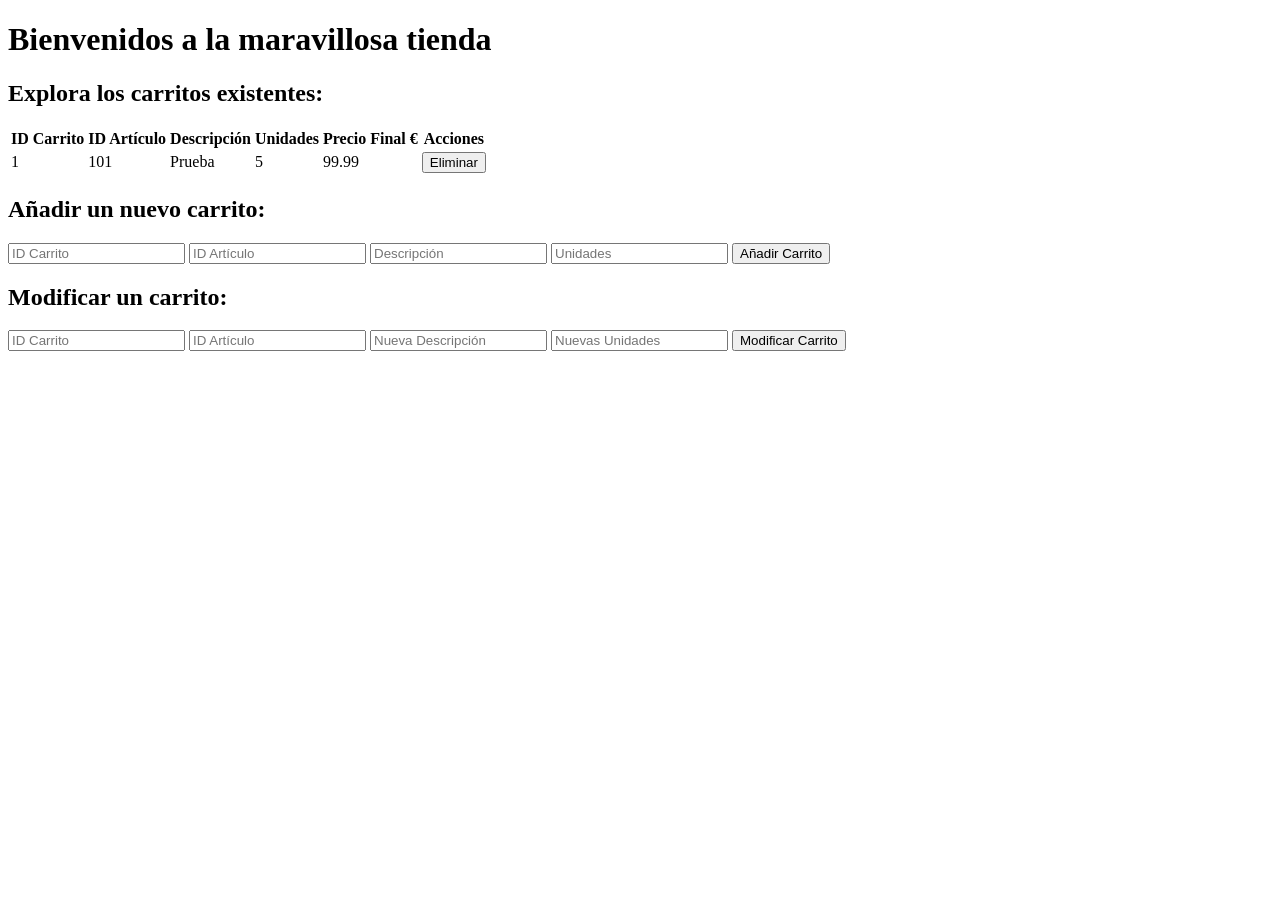
<file: src/main/resources/templates/index.html>
<!DOCTYPE html>
<html lang="en" xmlns:th="http://www.thymeleaf.org">
<head>
    <meta charset="UTF-8">
    <title>Índice de la tienda</title>
</head>
<body>
    <h1>Bienvenidos a la maravillosa tienda</h1>
    <h2>Explora los carritos existentes:</h2>
    <table>
        <tr>
            <th>ID Carrito</th>
            <th>ID Artículo</th>
            <th>Descripción</th>
            <th>Unidades</th>
            <th>Precio Final €</th>
            <th>Acciones</th>
        </tr>
        <tr th:each="carrito : ${carritos}">
            <td th:text="${carrito.idCarrito}">1</td>
            <td th:text="${carrito.idArticulo}">101</td>
            <td th:text="${carrito.descripcion}">Prueba</td>
            <td th:text="${carrito.unidades}">5</td>
            <td th:text="${carrito.precioFinal}">99.99</td>
            <td><button th:onclick="'eliminarCarrito(' + ${carrito.idCarrito} + ')'">Eliminar</button></td>
        </tr>
    </table>

    <h2>Añadir un nuevo carrito:</h2>
    <input type="number" id="idCarrito" placeholder="ID Carrito">
    <input type="number" id="idArticulo" placeholder="ID Artículo">
    <input type="text" id="descripcion" placeholder="Descripción">
    <input type="number" id="unidades" placeholder="Unidades">
    <button id="añadirButton">Añadir Carrito</button>

    <h2>Modificar un carrito:</h2>
    <input type="number" id="modificarIdCarrito" placeholder="ID Carrito">
    <input type="number" id="modificarIdArticulo" placeholder="ID Artículo">
    <input type="text" id="modificarDescripcion" placeholder="Nueva Descripción">
    <input type="number" id="modificarUnidades" placeholder="Nuevas Unidades">
    <button id="modificarButton">Modificar Carrito</button>

    <script th:src="@{/js/index.js}"></script>
</body>
</html>
</file>
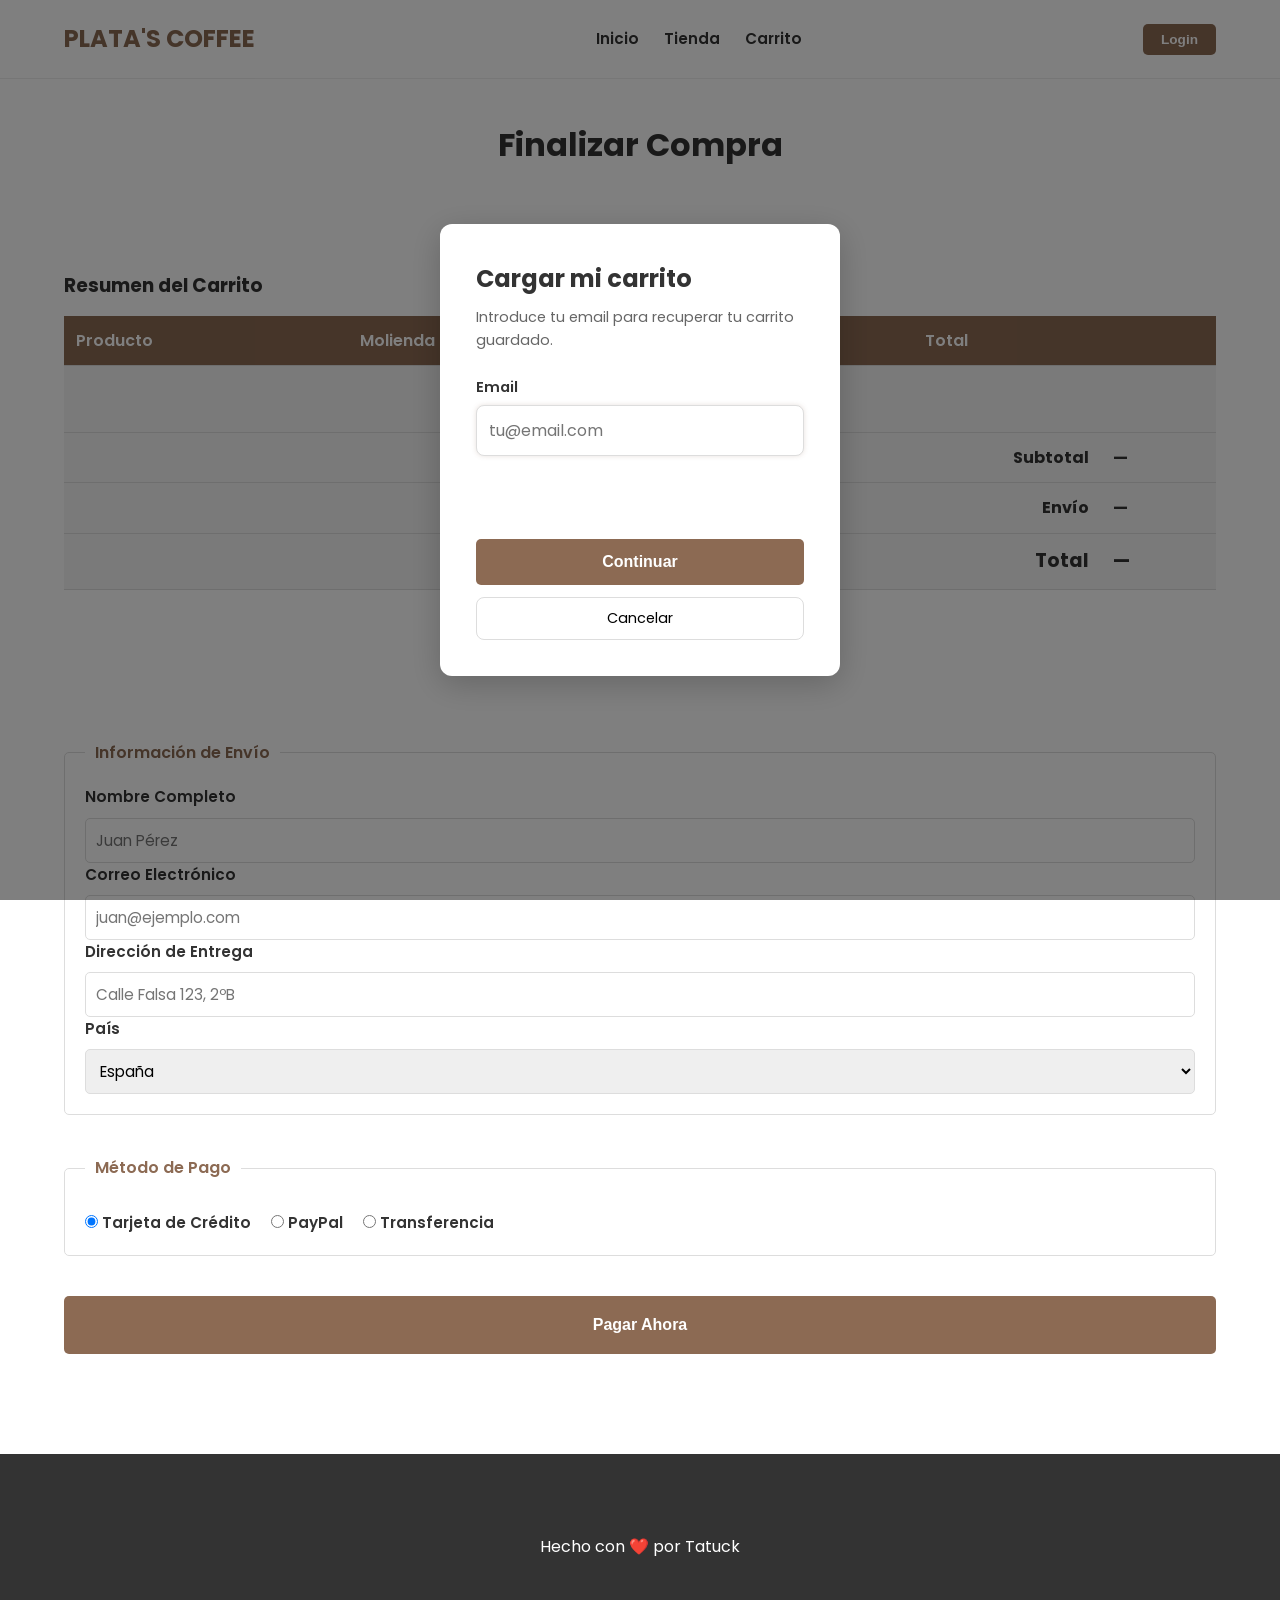
<file: src/main/resources/static/carrito.html>
<!DOCTYPE html>
<html lang="es">
<head>
    <meta charset="UTF-8">
    <meta name="viewport" content="width=device-width, initial-scale=1.0">
    <title>Finalizar Compra | Plata's Coffee</title>
    <link rel="stylesheet" href="./styles.css">
</head>
<body>
    <header>
        <div class="header-content">
            <a href="index.html" class="logo">PLATA'S COFFEE</a>
            <nav>
                <ul>
                    <li><a href="index.html">Inicio</a></li>
                    <li><a href="productos.html">Tienda</a></li>
                    <li><a href="carrito.html">Carrito</a></li>
                </ul>
            </nav>
            <button id="btn-login" class="btn" style="padding:8px 18px;font-size:.85rem;">Login</button>
        </div>
    </header>

    <main class="container">
        <h1 style="text-align: center; margin-bottom: 40px;">Finalizar Compra</h1>

        <section id="seccion-carrito" class="animate-on-scroll">
            <h3>Resumen del Carrito</h3>
            <table>
                <thead>
                    <tr>
                        <th>Producto</th>
                        <th>Molienda</th>
                        <th>Cantidad</th>
                        <th>Total</th>
                        <th></th>
                    </tr>
                </thead>
                <tbody id="lineas-tbody">
                    <tr><td colspan="5" style="text-align:center; padding:20px;">Cargando...</td></tr>
                </tbody>
                <tfoot>
                    <tr>
                        <td colspan="4" style="text-align: right; font-weight: 700;">Subtotal</td>
                        <td style="font-weight: 700;" id="subtotal">—</td>
                    </tr>
                    <tr>
                        <td colspan="4" style="text-align: right; font-weight: 700;">Envío</td>
                        <td style="font-weight: 700;" id="envio">—</td>
                    </tr>
                    <tr>
                        <td colspan="4" style="text-align: right; font-size: 1.2rem; font-weight: 700; color: var(--color-primary);">Total</td>
                        <td style="font-size: 1.2rem; font-weight: 700; color: var(--color-primary);" id="total">—</td>
                    </tr>
                </tfoot>
            </table>
            <div style="text-align: right; margin-top: 12px;">
                <button id="btn-vaciar" class="btn" style="background: #c0392b; display:none;">Vaciar Carrito</button>
            </div>
        </section>

        <section class="animate-on-scroll">
            <form id="form-checkout">
                <fieldset>
                    <legend>Información de Envío</legend>
                    <div class="form-group">
                        <label for="nombre">Nombre Completo</label>
                        <input type="text" id="nombre" name="nombre" placeholder="Juan Pérez" required>
                    </div>
                    <div class="form-group">
                        <label for="email">Correo Electrónico</label>
                        <input type="email" id="email" name="email" placeholder="juan@ejemplo.com" required>
                    </div>
                    <div class="form-group">
                        <label for="direccion">Dirección de Entrega</label>
                        <input type="text" id="direccion" name="direccion" placeholder="Calle Falsa 123, 2ºB" required>
                    </div>
                    <div class="form-group">
                        <label for="pais">País</label>
                        <select id="pais" name="pais" required>
                            <option value="es">España</option>
                            <option value="pt">Portugal</option>
                            <option value="fr">Francia</option>
                            <option value="it">Italia</option>
                        </select>
                    </div>
                </fieldset>

                <fieldset>
                    <legend>Método de Pago</legend>
                    <div class="radio-group">
                        <label>
                            <input type="radio" name="pago" value="tarjeta" checked> Tarjeta de Crédito
                        </label>
                        <label>
                            <input type="radio" name="pago" value="paypal"> PayPal
                        </label>
                        <label>
                            <input type="radio" name="pago" value="transferencia"> Transferencia
                        </label>
                    </div>
                </fieldset>

                <button type="submit" class="btn" style="width: 100%; font-size: 1rem; padding: 20px;">Pagar Ahora</button>
            </form>
        </section>
    </main>

    <footer>
        <div class="container footer-content">
            <p>Hecho con ❤️ por <a href="https://github.com/Tatuck">Tatuck</a></p>
        </div>
    </footer>

    <script src="./js/catalogo.js"></script>
    <script src="./js/carrito.js"></script>
</body>
</html>
</file>
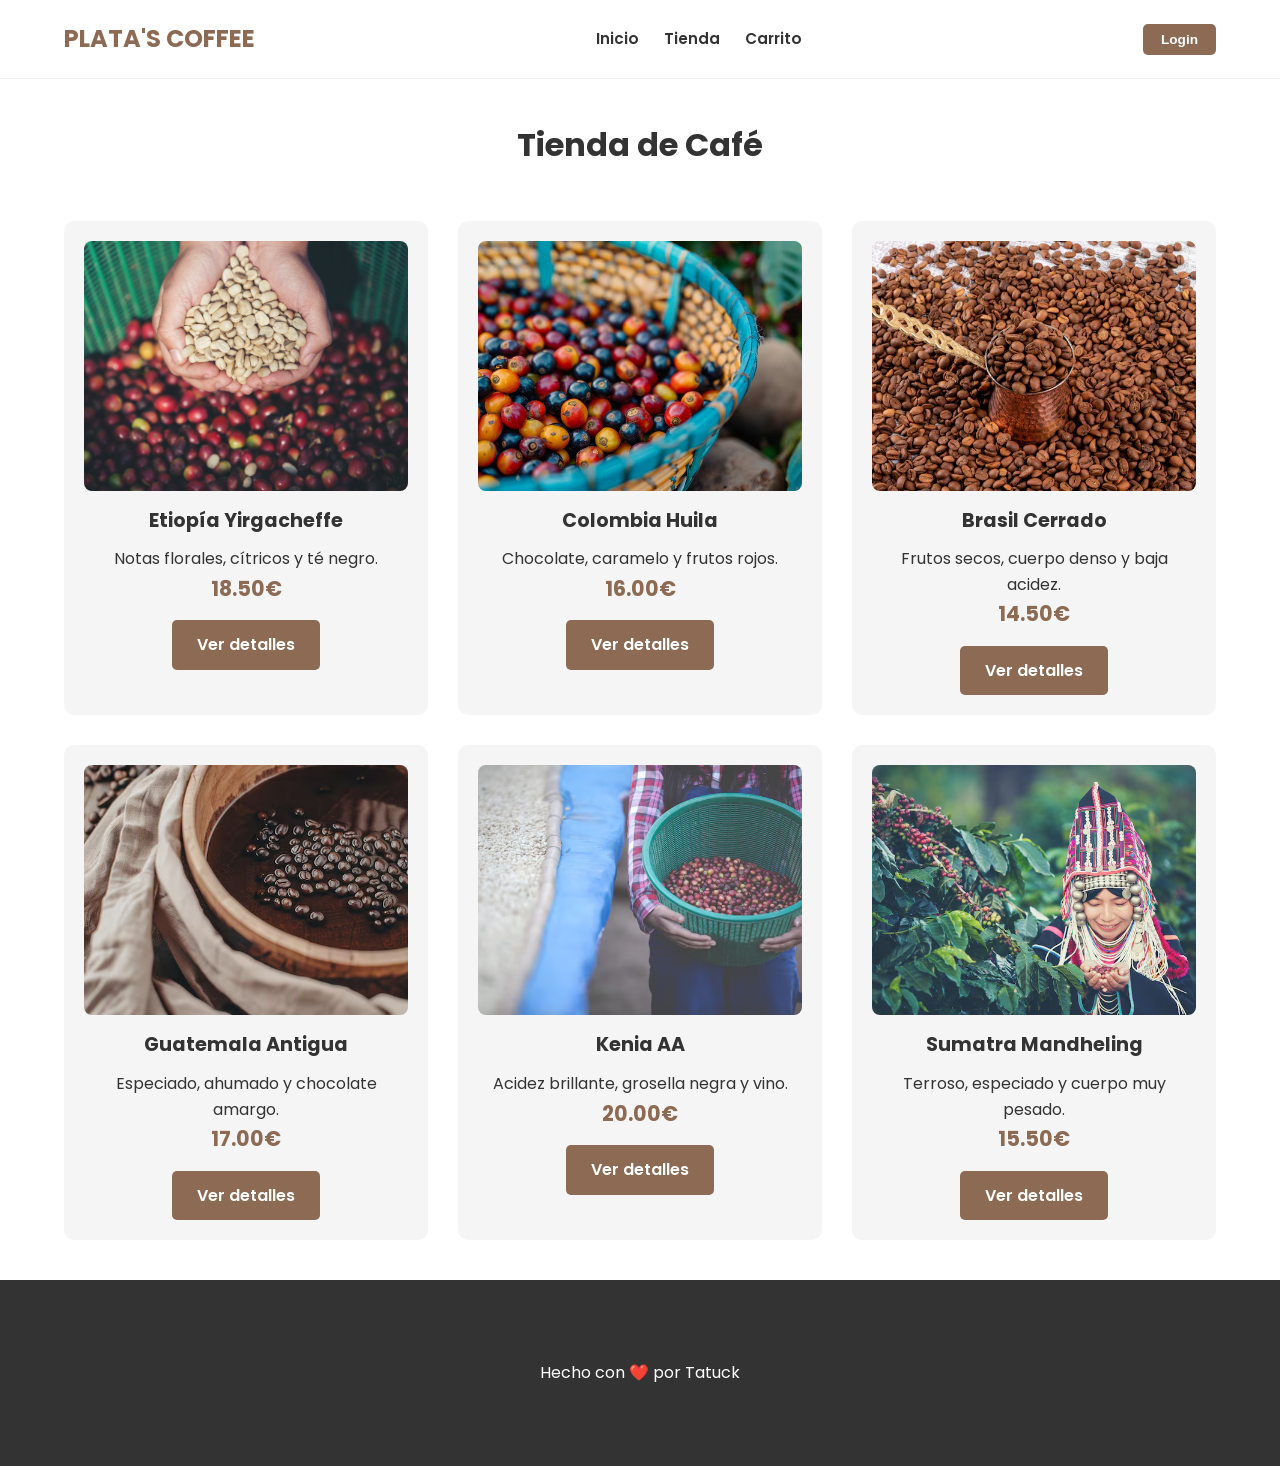
<file: src/main/resources/static/producto-detalle.html>
<!DOCTYPE html>
<html lang="es">
<head>
    <meta charset="UTF-8">
    <meta name="viewport" content="width=device-width, initial-scale=1.0">
    <title>Producto | Plata's Coffee</title>
    <link rel="stylesheet" href="./styles.css">
</head>
<body>
    <header>
        <div class="header-content">
            <a href="index.html" class="logo">PLATA'S COFFEE</a>
            <nav>
                <ul>
                    <li><a href="index.html">Inicio</a></li>
                    <li><a href="productos.html">Tienda</a></li>
                    <li><a href="carrito.html">Carrito</a></li>
                </ul>
            </nav>
            <button id="btn-login" class="btn" style="padding:8px 18px;font-size:.85rem;">Login</button>
        </div>
    </header>

    <main class="container">
        <div class="detalle-container animate-on-scroll">
            <div class="detalle-imagen">
                <img id="prod-imagen" src="" alt="">
            </div>
            <div class="detalle-info">
                <h1 id="prod-nombre"></h1>
                <p id="prod-precio" class="precio"></p>
                <p id="prod-descripcion" class="descripcion"></p>

                <h3>Ficha Técnica</h3>
                <table>
                    <tr><th>Origen</th>  <td id="prod-origen"></td></tr>
                    <tr><th>Altitud</th> <td id="prod-altitud"></td></tr>
                    <tr><th>Proceso</th> <td id="prod-proceso"></td></tr>
                    <tr><th>Tueste</th>  <td id="prod-tueste"></td></tr>
                </table>

                <form id="form-carrito">
                    <div class="form-group">
                        <label for="molienda">Tipo de Molienda</label>
                        <select id="molienda" name="molienda" required>
                            <option value="grano">En Grano</option>
                            <option value="espresso">Espresso</option>
                            <option value="filtro">Filtro / V60</option>
                            <option value="prensa">Prensa Francesa</option>
                            <option value="italiana">Moka / Italiana</option>
                        </select>
                    </div>
                    <div class="form-group">
                        <label for="cantidad">Cantidad (bolsas de 250g)</label>
                        <input type="number" id="cantidad" name="cantidad" value="1" min="1" max="10" required>
                    </div>
                    <button type="submit" class="btn">Añadir al Carrito</button>
                </form>
            </div>
        </div>
    </main>

    <footer>
        <div class="container footer-content">
            <p>Hecho con ❤️ por <a href="https://github.com/Tatuck">Tatuck</a></p>
        </div>
    </footer>

    <script src="./js/catalogo.js"></script>
    <script src="./js/producto-detalle.js"></script>
</body>
</html>
</file>
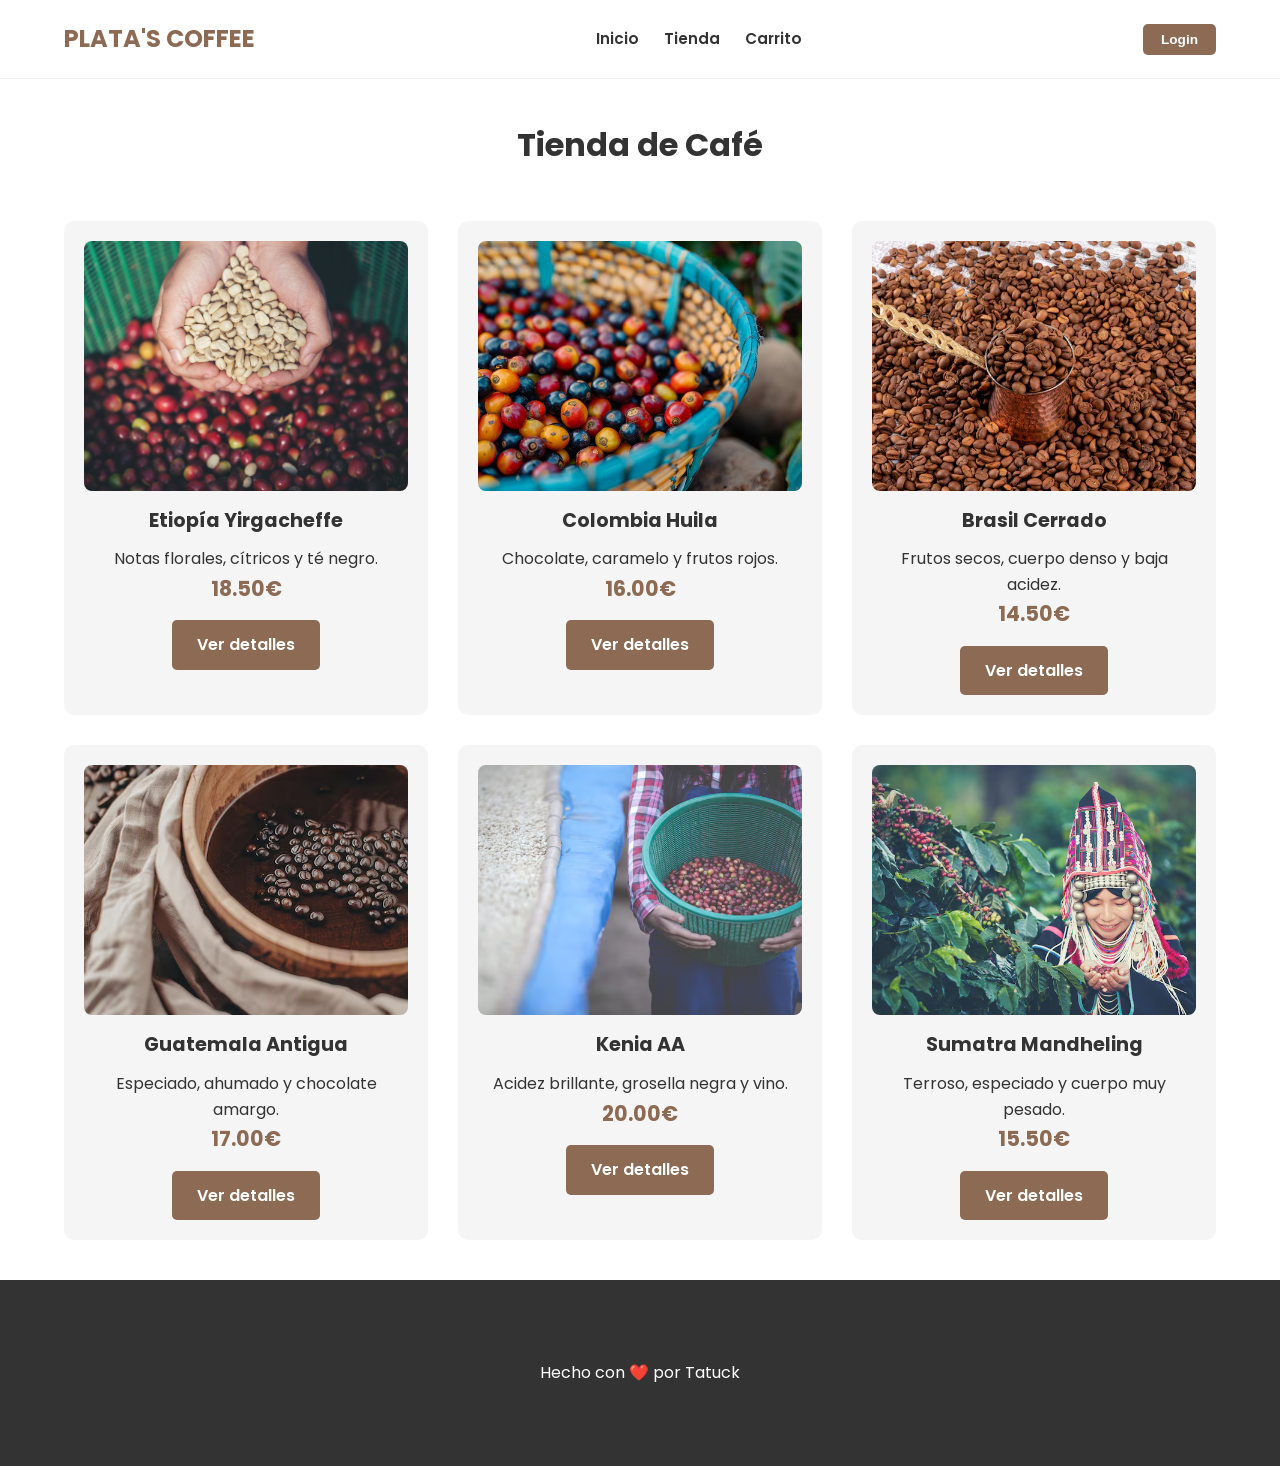
<file: src/main/resources/static/productos.html>
<!DOCTYPE html>
<html lang="es">
<head>
    <meta charset="UTF-8">
    <meta name="viewport" content="width=device-width, initial-scale=1.0">
    <title>Tienda | Plata's Coffee</title>
    <link rel="stylesheet" href="./styles.css">
</head>
<body>
    <header>
        <div class="header-content">
            <a href="index.html" class="logo">PLATA'S COFFEE</a>
            <nav>
                <ul>
                    <li><a href="index.html">Inicio</a></li>
                    <li><a href="productos.html">Tienda</a></li>
                    <li><a href="carrito.html">Carrito</a></li>
                </ul>
            </nav>
            <button id="btn-login" class="btn" style="padding:8px 18px;font-size:.85rem;">Login</button>
        </div>
    </header>

    <main class="container">
        <h1 style="text-align: center; margin-bottom: 50px;">Tienda de Café</h1>
        
        <div class="grid-productos">
            <article class="card-producto animate-on-scroll">
                <img src="./images/product-1.png" alt="Etiopía Yirgacheffe">
                <h3>Etiopía Yirgacheffe</h3>
                <p class="notas">Notas florales, cítricos y té negro.</p>
                <p class="precio">18.50€</p>
                <a href="producto-detalle.html?id=1" class="btn">Ver detalles</a>
            </article>

            <article class="card-producto animate-on-scroll">
                <img src="./images/product-2.png" alt="Colombia Huila">
                <h3>Colombia Huila</h3>
                <p class="notas">Chocolate, caramelo y frutos rojos.</p>
                <p class="precio">16.00€</p>
                <a href="producto-detalle.html?id=2" class="btn">Ver detalles</a>
            </article>

            <article class="card-producto animate-on-scroll">
                <img src="./images/product-3.png" alt="Brasil Cerrado">
                <h3>Brasil Cerrado</h3>
                <p class="notas">Frutos secos, cuerpo denso y baja acidez.</p>
                <p class="precio">14.50€</p>
                <a href="producto-detalle.html?id=3" class="btn">Ver detalles</a>
            </article>

            <article class="card-producto animate-on-scroll">
                <img src="./images/product-4.png" alt="Guatemala Antigua">
                <h3>Guatemala Antigua</h3>
                <p class="notas">Especiado, ahumado y chocolate amargo.</p>
                <p class="precio">17.00€</p>
                <a href="producto-detalle.html?id=4" class="btn">Ver detalles</a>
            </article>

            <article class="card-producto animate-on-scroll">
                <img src="./images/product-5.png" alt="Kenia AA">
                <h3>Kenia AA</h3>
                <p class="notas">Acidez brillante, grosella negra y vino.</p>
                <p class="precio">20.00€</p>
                <a href="producto-detalle.html?id=5" class="btn">Ver detalles</a>
            </article>

            <article class="card-producto animate-on-scroll">
                <img src="./images/product-6.png" alt="Sumatra Mandheling">
                <h3>Sumatra Mandheling</h3>
                <p class="notas">Terroso, especiado y cuerpo muy pesado.</p>
                <p class="precio">15.50€</p>
                <a href="producto-detalle.html?id=6" class="btn">Ver detalles</a>
            </article>
        </div>
    </main>

    <footer>
        <div class="container footer-content">
            <p>Hecho con ❤️ por <a href="https://github.com/Tatuck">Tatuck</a></p>
        </div>
    </footer>

    <script src="./js/catalogo.js"></script>
</body>
</html>
</file>
<file: src/main/resources/static/styles.css>
/* Importar fuentes */
@import url('https://fonts.googleapis.com/css2?family=Poppins:wght@400;600;700&display=swap');

/* Colores */
:root {
    --main-color: #8C6A53;
    --text-dark: #333;
    --text-light: #666;
    --bg-light: #F5F5F5;
    --white: #FFFFFF;
}

/* Reset básico */
* {
    margin: 0;
    padding: 0;
    box-sizing: border-box;
}

body {
    font-family: 'Poppins', sans-serif;
    color: var(--text-dark);
    background-color: var(--white);
    line-height: 1.6;
}

h1, h2, h3, h4 {
    font-weight: 700;
    margin-bottom: 15px;
}

a {
    text-decoration: none;
    color: inherit;
}

ul {
    list-style: none;
}

img {
    max-width: 100%;
    display: block;
}

/* Contenedor general */
.container {
    width: 90%;
    max-width: 1200px;
    margin: 0 auto;
    padding: 40px 0;
}

section {
    padding: 60px 0;
}

/* Header */
header {
    background-color: var(--white);
    border-bottom: 1px solid #eee;
    position: sticky;
    top: 0;
    z-index: 100;
}

.header-content {
    display: flex;
    justify-content: space-between;
    align-items: center;
    padding: 20px 5%;
}

.logo {
    font-size: 1.5rem;
    font-weight: 700;
    color: var(--main-color);
}

nav ul {
    display: flex;
    gap: 25px;
}

nav a {
    font-weight: 600;
    font-size: 0.95rem;
    color: var(--text-dark);
    transition: 0.3s;
}

nav a:hover {
    color: var(--main-color);
}
/* Botón */
.btn {
    display: inline-block;
    padding: 12px 25px;
    background-color: var(--main-color);
    color: var(--white);
    font-weight: 600;
    border: none;
    border-radius: 5px;
    cursor: pointer;
    transition: 0.3s;
}

.btn:hover {
    background-color: #6d5241;
    transform: translateY(-2px);
}

/* Hero */
.hero {
    height: 80vh;
    display: flex;
    align-items: center;
    justify-content: center;
    text-align: center;
    background-color: var(--main-color);
    background-image: linear-gradient(rgba(0,0,0,0.6), rgba(0,0,0,0.6)), url('./images/hero-bg.png');

    color: var(--white);
    padding: 20px;
}

.hero-content h1 {
    font-size: 3rem;
    margin-bottom: 20px;
}

.hero-content p {
    font-size: 1.1rem;
    margin-bottom: 30px;
}

/* About */
.about {
    display: flex;
    gap: 40px;
    align-items: center;
}

.about-text {
    flex: 1;
}

.about-text h2 {
    font-size: 2rem;
    margin-bottom: 20px;
}

.about-image {
    flex: 1;
}

.about-image img {
    border-radius: 10px;
    box-shadow: 0 10px 30px rgba(0, 0, 0, 0.1);
}

@media (max-width: 768px) {
    .about {
        flex-direction: column;
    }
}

/* Productos */
.grid-productos {
    display: grid;
    grid-template-columns: repeat(3, 1fr);
    gap: 30px;
}

.card-producto {
    background-color: var(--bg-light);
    padding: 20px;
    border-radius: 10px;
    text-align: center;
    transition: 0.3s;
}

.card-producto:hover {
    transform: translateY(-5px);
    box-shadow: 0 10px 25px rgba(0, 0, 0, 0.1);
}

.card-producto img {
    width: 100%;
    height: 250px;
    object-fit: cover;
    border-radius: 8px;
    margin-bottom: 15px;
}

.card-producto h3 {
    font-size: 1.2rem;
    margin-bottom: 10px;
}

.card-producto .precio {
    font-weight: 700;
    color: var(--main-color);
    font-size: 1.3rem;
    margin-bottom: 15px;
}

@media (max-width: 1024px) {
    .grid-productos {
        grid-template-columns: repeat(2, 1fr);
    }
}

@media (max-width: 600px) {
    .grid-productos {
        grid-template-columns: 1fr;
    }
}

/* Detalle del producto */
.detalle-container {
    display: grid;
    grid-template-columns: 1fr 1fr;
    gap: 50px;
}

.detalle-info h1 {
    font-size: 2rem;
    margin-bottom: 15px;
}

.detalle-info .precio {
    font-size: 1.8rem;
    color: var(--main-color);
    font-weight: 700;
    margin-bottom: 20px;
}

.detalle-info .descripcion {
    margin-bottom: 30px;
    color: var(--text-light);
}

@media (max-width: 992px) {
    .detalle-container {
        grid-template-columns: 1fr;
    }
}

/* Tablas */
table {
    width: 100%;
    border-collapse: collapse;
    margin-bottom: 30px;
    background-color: var(--bg-light);
}

table th, table td {
    padding: 12px;
    text-align: left;
    border-bottom: 1px solid #ddd;
}

table th {
    background-color: var(--main-color);
    color: var(--white);
    font-weight: 600;
}

/* Formularios */
form {
    display: flex;
    flex-direction: column;
    gap: 20px;
}

.form-group {
    display: flex;
    flex-direction: column;
    gap: 8px;
}

label {
    font-weight: 600;
    font-size: 0.95rem;
}

input, select, textarea {
    padding: 10px;
    border: 1px solid #ddd;
    border-radius: 5px;
    font-family: inherit;
    font-size: 0.95rem;
}

input:focus, select:focus, textarea:focus {
    outline: none;
    border-color: var(--main-color);
    box-shadow: 0 0 5px rgba(140, 106, 83, 0.2);
}

fieldset {
    border: 1px solid #ddd;
    padding: 20px;
    margin-bottom: 20px;
    border-radius: 5px;
}

legend {
    padding: 0 10px;
    font-weight: 600;
    color: var(--main-color);
}

.radio-group {
    display: flex;
    gap: 20px;
    margin-top: 10px;
}

/* Footer */
footer {
    background-color: var(--text-dark);
    color: var(--white);
    padding: 40px 0;
    text-align: center;
}

.footer-content {
    display: flex;
    flex-direction: column;
    gap: 20px;
}

/* Animaciones simples */
@keyframes fadeIn {
    from {
        opacity: 0;
    }
    to {
        opacity: 1;
    }
}

section {
    animation: fadeIn 0.5s ease-in;
}
</file>
